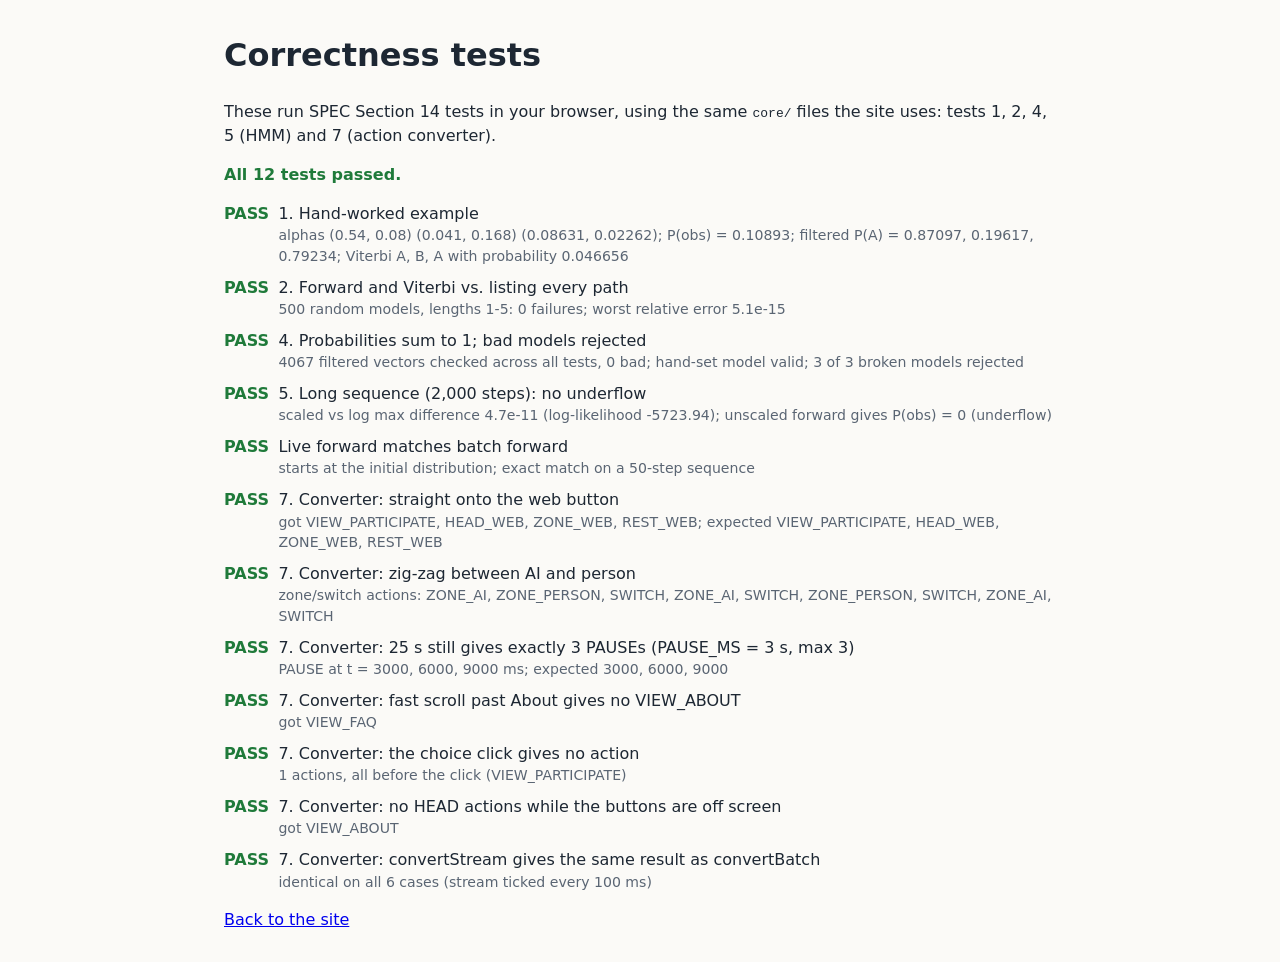
<file: tests.html>
<!doctype html>
<html lang="en">
<head>
  <meta charset="utf-8">
  <meta name="viewport" content="width=device-width, initial-scale=1">
  <title>HMM Tests</title>
  <style>
    body { font-family: system-ui, sans-serif; max-width: 52rem; margin: 2rem auto; padding: 0 1rem;
      color: #1d2733; background: #fbfaf7; line-height: 1.45; }
    li { margin: 0.6rem 0; list-style: none; }
    .tag { display: inline-block; width: 3.4rem; font-weight: 700; }
    .pass { color: #1f7a3a; } .fail { color: #b3261e; }
    .detail { color: #5a6573; font-size: 0.88rem; margin-left: 3.4rem; }
    #summary { font-weight: 700; }
    ul { padding: 0; }
  </style>
</head>
<body>
  <h1>Correctness tests</h1>
  <p>These run SPEC Section 14 tests in your browser, using the same <code>core/</code> files the
    site uses: tests 1, 2, 4, 5 (HMM) and 7 (action converter).</p>
  <p id="summary">Running…</p>
  <ul id="results"></ul>
  <p><a href="./">Back to the site</a></p>

  <script type="module">
    import { runHmmTests } from "./tests/hmm_tests.js";
    import { runConverterTests } from "./tests/converter_tests.js";

    const list = document.getElementById("results");
    const summary = document.getElementById("summary");
    try {
      const results = [...runHmmTests(), ...runConverterTests()];
      for (const r of results) {
        const li = document.createElement("li");
        li.innerHTML = `<span class="tag ${r.pass ? "pass" : "fail"}">${r.pass ? "PASS" : "FAIL"}</span>` +
          `${r.name}<div class="detail"></div>`;
        li.querySelector(".detail").textContent = r.detail;
        list.appendChild(li);
      }
      const failed = results.filter((r) => !r.pass).length;
      summary.textContent = failed === 0 ? `All ${results.length} tests passed.` : `${failed} of ${results.length} tests FAILED.`;
      summary.className = failed === 0 ? "pass" : "fail";
    } catch (err) {
      // A crash (e.g. a file failed to load) is shown as a failure, not a blank page.
      summary.textContent = "Tests crashed: " + err.message;
      summary.className = "fail";
    }
  </script>
</body>
</html>
</file>
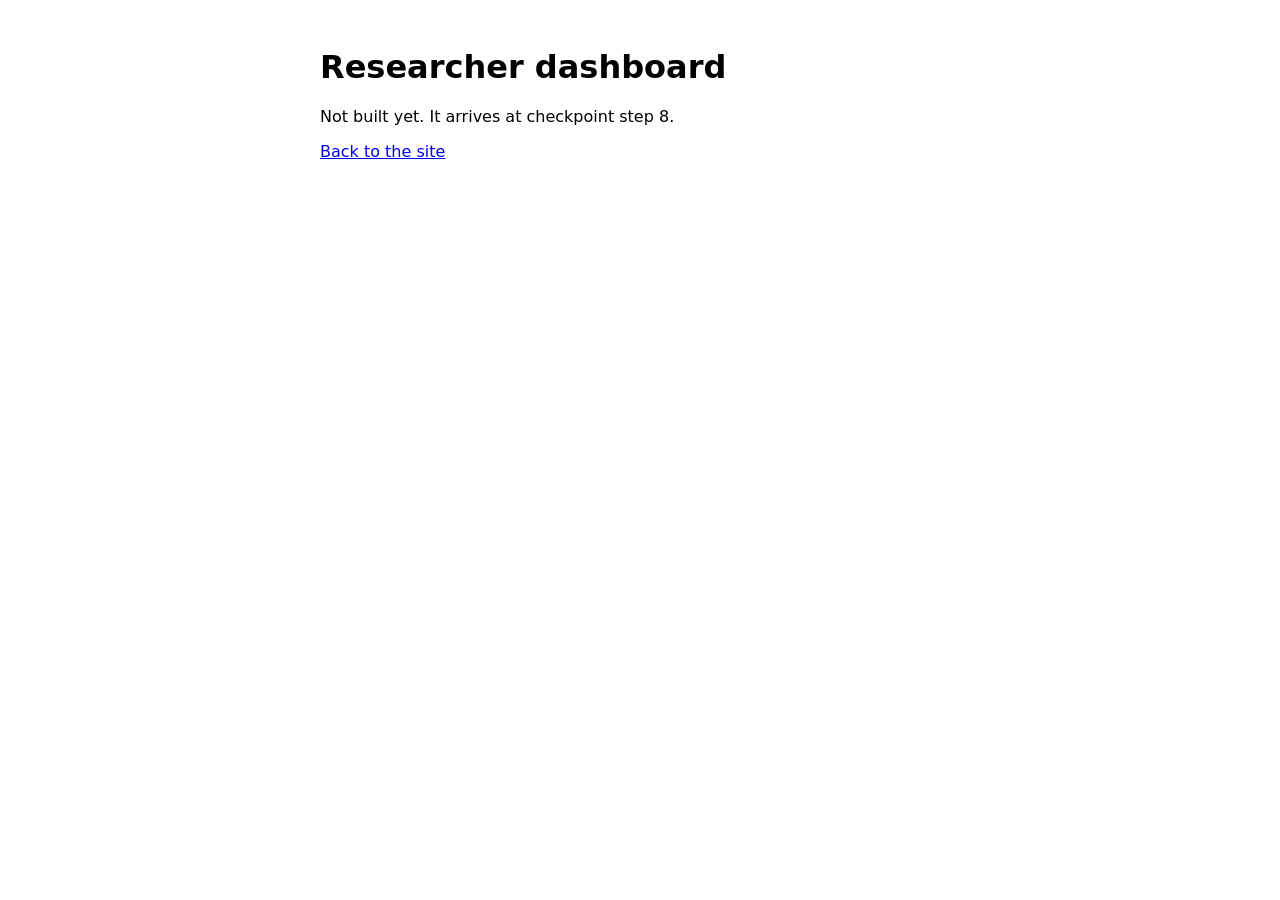
<file: dashboard/placeholder.html>
<!doctype html>
<html lang="en">
<head><meta charset="utf-8"><meta name="viewport" content="width=device-width, initial-scale=1">
<title>Researcher Dashboard</title></head>
<body style="font-family: system-ui, sans-serif; max-width: 40rem; margin: 3rem auto; padding: 0 1rem;">
<h1>Researcher dashboard</h1>
<p>Not built yet. It arrives at checkpoint step 8.</p>
<p><a href="../">Back to the site</a></p>
</body></html>
</file>
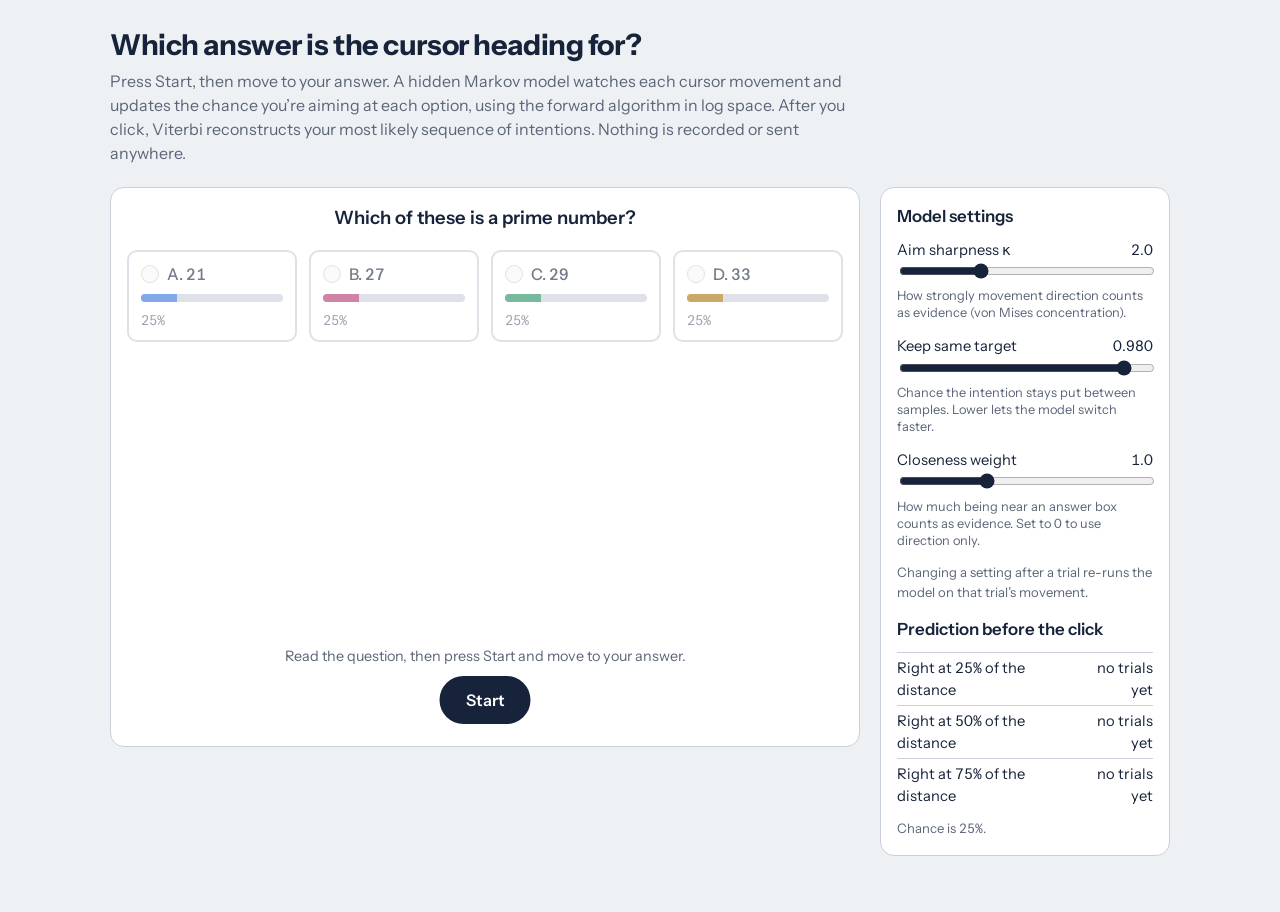
<file: reference/cursor_intent_demo.html>
<!doctype html>
<html lang="en">
<head>
<meta charset="utf-8">
<meta name="viewport" content="width=device-width, initial-scale=1, viewport-fit=cover">
<title>Cursor intent predictor</title>
<link rel="preconnect" href="https://fonts.googleapis.com">
<link rel="preconnect" href="https://fonts.gstatic.com" crossorigin>
<link href="https://fonts.googleapis.com/css2?family=Instrument+Sans:wght@400;500;600;700&display=swap" rel="stylesheet">
<style>
:root{
  --bg:#eef1f4;--surface:#ffffff;--ink:#17233a;--muted:#5b6578;--line:#c9d0da;
  --c0:#2f6fdb;--c1:#b4316b;--c2:#1f8a5b;--c3:#a86f05;
  color-scheme:light;box-sizing:border-box;
  padding-top:env(safe-area-inset-top,0px);padding-bottom:env(safe-area-inset-bottom,0px);
}
@media (prefers-color-scheme:dark){
  :root:not([data-theme="light"]){
    --bg:#0f1622;--surface:#18212f;--ink:#e6ebf2;--muted:#98a3b5;--line:#2f3a4c;
    --c0:#6fa0ff;--c1:#e07aa6;--c2:#4cc28b;--c3:#e0b14a;color-scheme:dark;
  }
}
:root[data-theme="dark"]{
  --bg:#0f1622;--surface:#18212f;--ink:#e6ebf2;--muted:#98a3b5;--line:#2f3a4c;
  --c0:#6fa0ff;--c1:#e07aa6;--c2:#4cc28b;--c3:#e0b14a;color-scheme:dark;
}
*,*::before,*::after{box-sizing:inherit}
html{scroll-padding-top:env(safe-area-inset-top,0px)}
body{margin:0;background:var(--bg);color:var(--ink);
  font-family:"Instrument Sans",system-ui,-apple-system,"Segoe UI",Roboto,sans-serif;
  line-height:1.5;font-variant-numeric:tabular-nums}
main{max-width:1100px;margin:0 auto;padding:28px 20px 56px}
h1{font-size:1.8rem;line-height:1.2;margin:0 0 6px;font-weight:700;letter-spacing:-.015em}
h2{font-size:1.05rem;margin:0 0 10px;font-weight:600}
.lede{color:var(--muted);margin:0 0 22px;max-width:68ch}
.layout{display:grid;grid-template-columns:minmax(0,1fr) 290px;gap:20px;align-items:start}
@media (max-width:880px){.layout{grid-template-columns:minmax(0,1fr)}}
.panel{background:var(--surface);border:1px solid var(--line);border-radius:14px;padding:16px}
.arena{position:relative;height:min(66vh,560px);min-height:440px;background:var(--surface);
  border:1px solid var(--line);border-radius:14px;overflow:hidden;user-select:none;-webkit-user-select:none}
#trail{position:absolute;inset:0;width:100%;height:100%;pointer-events:none}
.question{position:absolute;left:0;right:0;top:16px;text-align:center;font-weight:600;font-size:1.15rem;padding:0 16px}
.options{position:absolute;left:16px;right:16px;top:62px;display:grid;grid-template-columns:repeat(4,minmax(0,1fr));gap:12px}
.opt{--c:var(--c0);border:2px solid var(--line);border-radius:10px;padding:10px 12px;background:var(--surface);
  display:flex;flex-direction:column;gap:8px;cursor:pointer;transition:border-color .15s}
.opt:nth-child(2){--c:var(--c1)}.opt:nth-child(3){--c:var(--c2)}.opt:nth-child(4){--c:var(--c3)}
.opt .lab{display:flex;gap:8px;align-items:center;font-weight:500;overflow-wrap:anywhere}
.opt input{accent-color:var(--c);width:18px;height:18px;margin:0;flex:none}
.opt input:focus-visible{outline:2px solid var(--c);outline-offset:2px}
.bar{height:8px;background:var(--line);border-radius:4px;overflow:hidden}
.bar i{display:block;height:100%;width:25%;background:var(--c);transition:width .06s linear}
.pct{font-size:.85rem;color:var(--muted)}
.opt.lead{border-color:var(--c)}
.arena:not([data-state="tracking"]) .opt{cursor:default}
.arena[data-state="idle"] .opt{opacity:.6}
#start{position:absolute;left:50%;bottom:22px;transform:translateX(-50%);font:inherit;font-weight:600;
  padding:12px 26px;border-radius:999px;border:0;background:var(--ink);color:var(--surface);cursor:pointer}
#start:disabled{opacity:.35;cursor:default}
#start:focus-visible{outline:3px solid var(--c0);outline-offset:3px}
.hint{position:absolute;left:0;right:0;bottom:78px;text-align:center;color:var(--muted);font-size:.9rem;padding:0 16px}
label.ctl{display:block;margin:0 0 14px;font-size:.92rem}
label.ctl span{display:flex;justify-content:space-between}
label.ctl small{display:block;color:var(--muted);font-size:.8rem;line-height:1.35;margin-top:2px}
input[type=range]{width:100%;accent-color:var(--ink)}
.tally{border-collapse:collapse;width:100%;font-size:.92rem}
.tally td{padding:4px 0;border-top:1px solid var(--line)}
.tally td:last-child{text-align:right}
.results{margin-top:20px}
.chartwrap{overflow-x:auto}
#chart{display:block;width:100%;height:220px}
.story{margin:10px 0 0;color:var(--ink)}
.checks{display:grid;grid-template-columns:repeat(3,minmax(0,1fr));gap:10px;margin-top:12px}
@media (max-width:560px){.checks{grid-template-columns:minmax(0,1fr)}}
.check{border:1px solid var(--line);border-radius:10px;padding:10px}
.check b{display:block;font-size:.85rem;color:var(--muted);font-weight:500}
.ok{color:var(--c2)}.no{color:var(--c1)}
.touch{display:none;background:var(--surface);border:1px solid var(--line);border-radius:10px;padding:10px 14px;margin-bottom:14px}
.muted{color:var(--muted)}
@media (prefers-reduced-motion:reduce){.bar i,.opt{transition:none}}
</style>
</head>
<body>
<main>
  <h1>Which answer is the cursor heading for?</h1>
  <p class="lede">Press Start, then move to your answer. A hidden Markov model watches each cursor movement and updates the chance you’re aiming at each option, using the forward algorithm in log space. After you click, Viterbi reconstructs your most likely sequence of intentions. Nothing is recorded or sent anywhere.</p>
  <p class="touch" id="touch">This needs a mouse or trackpad: a touchscreen has no cursor movement before the tap.</p>

  <div class="layout">
    <div>
      <div class="arena" id="arena" data-state="idle">
        <canvas id="trail"></canvas>
        <div class="question" id="qtext"></div>
        <div class="options" id="options"></div>
        <div class="hint" id="hint">Read the question, then press Start and move to your answer.</div>
        <button id="start" type="button">Start</button>
      </div>
    </div>

    <aside class="panel">
      <h2>Model settings</h2>
      <label class="ctl"><span>Aim sharpness κ <output id="kapv"></output></span>
        <input id="kap" type="range" min="0.2" max="6" step="0.1" value="2">
        <small>How strongly movement direction counts as evidence (von Mises concentration).</small></label>
      <label class="ctl"><span>Keep same target <output id="stayv"></output></span>
        <input id="stay" type="range" min="0.80" max="0.999" step="0.001" value="0.98">
        <small>Chance the intention stays put between samples. Lower lets the model switch faster.</small></label>
      <label class="ctl"><span>Closeness weight <output id="clov"></output></span>
        <input id="clo" type="range" min="0" max="3" step="0.1" value="1">
        <small>How much being near an answer box counts as evidence. Set to 0 to use direction only.</small></label>
      <p class="muted" style="font-size:.82rem;margin:0 0 14px">Changing a setting after a trial re-runs the model on that trial’s movement.</p>
      <h2>Prediction before the click</h2>
      <table class="tally" id="tally"></table>
      <p class="muted" style="font-size:.82rem;margin:8px 0 0">Chance is 25%.</p>
    </aside>
  </div>

  <section class="panel results" id="results" hidden>
    <h2>How the probabilities evolved</h2>
    <div class="chartwrap"><canvas id="chart"></canvas></div>
    <p class="story" id="story"></p>
    <div class="checks" id="checks"></div>
  </section>
</main>

<script>
const QUESTIONS = [
  ["Which of these is a prime number?", ["21","27","29","33"]],
  ["Which planet is closest to the Sun?", ["Venus","Mercury","Earth","Mars"]],
  ["What is 7 × 8?", ["54","56","58","64"]],
  ["Which of these is a mammal?", ["Shark","Penguin","Dolphin","Octopus"]],
  ["Which algorithm finds the most likely hidden path?", ["Forward","Viterbi","Baum–Welch","Dijkstra"]],
  ["What is log(1)?", ["0","1","e","Undefined"]],
  ["Which would you rather have for lunch?", ["Pizza","Ramen","Salad","Tacos"]]
];
const K = 4, LETTERS = ["A","B","C","D"], CHECKS = [0.25, 0.5, 0.75];
const $ = id => document.getElementById(id);
const arena = $("arena"), trail = $("trail"), ctx = trail.getContext("2d");
const kap = $("kap"), stay = $("stay"), clo = $("clo");
let qi = 0, state = "idle", logA, cents = [], last = null, t0 = 0;
let cs = [], times = [], dists = [], segs = [], chosen = -1;
const tally = CHECKS.map(() => ({ok:0, n:0}));

const css = n => getComputedStyle(document.documentElement).getPropertyValue(n).trim();
const col = s => css("--c" + s);
const argmax = a => a.reduce((b, v, i) => v > a[b] ? i : b, 0);
const idxAt = f => { const tot = dists[dists.length - 1] || 0; const i = dists.findIndex(v => v >= f * tot); return i < 0 ? dists.length - 1 : i; };
function lse(a){ const m = Math.max(...a); if (m === -Infinity) return m;
  let s = 0; for (const x of a) s += Math.exp(x - m); return m + Math.log(s); }
function logT(){ const p = +stay.value; return [Math.log(p), Math.log((1 - p) / (K - 1))]; }
function emit(o, s){ return +kap.value * o.c[s] - +clo.value * o.d[s] / 150; }

function forwardStep(la, c){
  const [ls, lo] = logT(), k = +kap.value;
  const nxt = [];
  for (let s = 0; s < K; s++){
    const pred = lse(la.map((a, j) => a + (j === s ? ls : lo)));
    nxt.push(pred + emit(c, s));
  }
  const z = lse(nxt);
  return nxt.map(v => v - z);
}
function forwardAll(seq){
  let la = Array(K).fill(Math.log(1 / K)); const out = [];
  for (const c of seq){ la = forwardStep(la, c); out.push(la.map(Math.exp)); }
  return out;
}
function viterbi(seq){
  const [ls, lo] = logT(), k = +kap.value;
  let d = Array(K).fill(Math.log(1 / K)); const bp = [];
  for (const c of seq){
    const nd = [], b = [];
    for (let s = 0; s < K; s++){
      let best = -Infinity, bi = 0;
      for (let j = 0; j < K; j++){ const v = d[j] + (j === s ? ls : lo); if (v > best){ best = v; bi = j; } }
      nd.push(best + emit(c, s)); b.push(bi);
    }
    d = nd; bp.push(b);
  }
  const path = new Array(seq.length); let s = argmax(d);
  for (let t = seq.length - 1; t >= 0; t--){ path[t] = s; s = bp[t][s]; }
  return path;
}

function buildQuestion(){
  const [q, opts] = QUESTIONS[qi % QUESTIONS.length];
  $("qtext").textContent = q;
  $("options").innerHTML = opts.map((o, i) =>
    `<label class="opt"><span class="lab"><input type="radio" name="ans" value="${i}" disabled>${LETTERS[i]}. ${o}</span>
     <span class="bar"><i></i></span><span class="pct">25%</span></label>`).join("");
  document.querySelectorAll('#options input').forEach(inp =>
    inp.addEventListener("change", () => { if (state === "tracking") finish(+inp.value); }));
}
function setBars(p){
  const lead = argmax(p);
  document.querySelectorAll(".opt").forEach((el, i) => {
    el.querySelector(".bar i").style.width = (p[i] * 100).toFixed(1) + "%";
    el.querySelector(".pct").textContent = Math.round(p[i] * 100) + "%";
    el.classList.toggle("lead", state === "tracking" && p[lead] > 0.4 && i === lead);
  });
}
function sizeCanvas(){
  const r = arena.getBoundingClientRect(), dpr = window.devicePixelRatio || 1;
  trail.width = r.width * dpr; trail.height = r.height * dpr;
  ctx.setTransform(dpr, 0, 0, dpr, 0, 0);
  redrawTrail();
}
function redrawTrail(){
  ctx.clearRect(0, 0, trail.width, trail.height);
  ctx.lineWidth = 2.5; ctx.lineCap = "round";
  for (const sg of segs){ ctx.strokeStyle = col(sg.s); ctx.beginPath(); ctx.moveTo(...sg.a); ctx.lineTo(...sg.b); ctx.stroke(); }
}
function computeCenters(){
  const ar = arena.getBoundingClientRect();
  cents = [...document.querySelectorAll(".opt")].map(o => {
    const r = o.getBoundingClientRect();
    return [r.left - ar.left, r.top - ar.top, r.right - ar.left, r.bottom - ar.top];
  });
}

$("start").addEventListener("click", e => {
  if (state === "done"){ qi++; reset(); return; }
  state = "tracking"; arena.dataset.state = "tracking";
  document.querySelectorAll('#options input').forEach(i => i.disabled = false);
  $("start").disabled = true; $("hint").textContent = "";
  computeCenters();
  const ar = arena.getBoundingClientRect();
  last = e.clientX || e.clientY ? [e.clientX - ar.left, e.clientY - ar.top] : null;
  logA = Array(K).fill(Math.log(1 / K)); cs = []; times = []; dists = []; segs = [];
  t0 = performance.now(); redrawTrail(); setBars([.25,.25,.25,.25]);
});

arena.addEventListener("pointermove", e => {
  if (state !== "tracking" || e.pointerType === "touch") return;
  const ar = arena.getBoundingClientRect();
  const x = e.clientX - ar.left, y = e.clientY - ar.top;
  if (!last){ last = [x, y]; return; }
  const dx = x - last[0], dy = y - last[1], d = Math.hypot(dx, dy);
  if (d < 3) return;
  const c = { c: [], d: [] };
  for (const [l, t, r, b] of cents){
    let best = -1;
    for (const fx of [0, .25, .5, .75, 1]) for (const fy of [0, .5, 1]){
      const vx = l + fx * (r - l) - last[0], vy = t + fy * (b - t) - last[1], n = Math.hypot(vx, vy) || 1;
      best = Math.max(best, (dx * vx + dy * vy) / (d * n));
    }
    const nx = Math.max(l - x, 0, x - r), ny = Math.max(t - y, 0, y - b);
    c.c.push(best); c.d.push(Math.hypot(nx, ny));
  }
  logA = forwardStep(logA, c);
  cs.push(c); times.push(performance.now() - t0); dists.push((dists[dists.length - 1] || 0) + d);
  const p = logA.map(Math.exp), s = argmax(p);
  segs.push({a: last, b: [x, y], s});
  ctx.lineWidth = 2.5; ctx.lineCap = "round"; ctx.strokeStyle = col(s);
  ctx.beginPath(); ctx.moveTo(...last); ctx.lineTo(x, y); ctx.stroke();
  last = [x, y]; setBars(p);
});

function finish(i){
  chosen = i; state = "done"; arena.dataset.state = "done";
  document.querySelectorAll('#options input').forEach(inp => inp.disabled = true);
  $("start").disabled = false; $("start").textContent = "Next question";
  if (cs.length){
    const hist = forwardAll(cs);
    CHECKS.forEach((f, k) => {
      const p = hist[idxAt(f)];
      tally[k].n++; if (argmax(p) === i) tally[k].ok++;
    });
  }
  renderTally(); analyze();
}
function reset(){
  state = "idle"; arena.dataset.state = "idle"; chosen = -1; segs = [];
  $("start").textContent = "Start"; $("hint").textContent = "Read the question, then press Start and move to your answer.";
  buildQuestion(); redrawTrail(); setBars([.25,.25,.25,.25]);
}

function analyze(){
  const res = $("results");
  if (chosen < 0) return;
  res.hidden = false;
  if (!cs.length){
    $("story").textContent = "The cursor didn’t move between Start and the click, so there was nothing to predict from.";
    $("checks").innerHTML = ""; drawChart([], []); return;
  }
  const hist = forwardAll(cs), path = viterbi(cs);
  drawChart(hist, path);
  const runs = [];
  path.forEach((s, t) => {
    if (!runs.length || runs[runs.length - 1].s !== s) runs.push({s, start: t ? times[t - 1] : 0, end: times[t]});
    else runs[runs.length - 1].end = times[t];
  });
  const words = runs.map(r => `${LETTERS[r.s]} for ${((r.end - r.start) / 1000).toFixed(2)} s`);
  $("story").innerHTML = `<strong>Viterbi’s reading:</strong> aimed at ${words.join(", then ")}. You clicked ${LETTERS[chosen]}.`;
  $("checks").innerHTML = CHECKS.map(f => {
    const p = hist[idxAt(f)], s = argmax(p), ok = s === chosen;
    return `<div class="check"><b>${f * 100}% of the distance</b>Predicted ${LETTERS[s]} (${Math.round(p[s] * 100)}%)
      <span class="${ok ? "ok" : "no"}">${ok ? "✓ right" : "✗ wrong"}</span></div>`;
  }).join("");
}

function drawChart(hist, path){
  const cv = $("chart"), dpr = window.devicePixelRatio || 1, w = cv.clientWidth, h = cv.clientHeight;
  cv.width = w * dpr; cv.height = h * dpr;
  const g = cv.getContext("2d"); g.setTransform(dpr, 0, 0, dpr, 0, 0); g.clearRect(0, 0, w, h);
  const L = 40, R = 10, T = 8, stripH = 14, B = 46, ph = h - T - B - stripH - 8;
  g.font = "12px Instrument Sans, system-ui, sans-serif"; g.fillStyle = css("--muted"); g.strokeStyle = css("--line");
  [0, .25, .5, .75, 1].forEach(v => {
    const y = T + ph * (1 - v);
    g.beginPath(); g.moveTo(L, y); g.lineTo(w - R, y); g.stroke();
    g.fillText(Math.round(v * 100) + "%", 4, y + 4);
  });
  if (!hist.length) return;
  const tmax = times[times.length - 1] || 1, X = t => L + (w - L - R) * t / tmax;
  g.setLineDash([4, 4]);
  CHECKS.forEach(f => { const t = times[idxAt(f)]; g.beginPath(); g.moveTo(X(t), T); g.lineTo(X(t), T + ph); g.stroke(); });
  g.setLineDash([]); g.lineWidth = 2;
  for (let s = 0; s < K; s++){
    g.strokeStyle = col(s); g.beginPath();
    hist.forEach((p, t) => { const x = X(times[t]), y = T + ph * (1 - p[s]); t ? g.lineTo(x, y) : g.moveTo(x, y); });
    g.stroke();
  }
  const sy = T + ph + 8;
  path.forEach((s, t) => { const x0 = X(t ? times[t - 1] : 0), x1 = X(times[t]); g.fillStyle = col(s); g.fillRect(x0, sy, Math.max(1, x1 - x0), stripH); });
  g.fillStyle = css("--muted");
  g.fillText("Viterbi path", L, sy + stripH + 14);
  g.fillText((tmax / 1000).toFixed(2) + " s", w - R - 40, sy + stripH + 14);
  for (let s = 0; s < K; s++){ const x = L + 110 + s * 46; g.fillStyle = col(s); g.fillRect(x, sy + stripH + 5, 10, 10); g.fillStyle = css("--ink"); g.fillText(LETTERS[s], x + 14, sy + stripH + 14); }
}

function renderTally(){
  $("tally").innerHTML = CHECKS.map((f, k) =>
    `<tr><td>Right at ${f * 100}% of the distance</td><td>${tally[k].n ? `${tally[k].ok} of ${tally[k].n} (${Math.round(100 * tally[k].ok / tally[k].n)}%)` : "no trials yet"}</td></tr>`).join("");
}
function syncLabels(){ $("kapv").textContent = (+kap.value).toFixed(1); $("stayv").textContent = (+stay.value).toFixed(3); $("clov").textContent = (+clo.value).toFixed(1); }
[kap, stay, clo].forEach(el => el.addEventListener("input", () => { syncLabels(); if (state === "done") analyze(); }));

if (matchMedia("(pointer:coarse)").matches && !matchMedia("(any-pointer:fine)").matches) $("touch").style.display = "block";
window.addEventListener("resize", () => { sizeCanvas(); if (state === "done") analyze(); });
matchMedia("(prefers-color-scheme: dark)").addEventListener?.("change", () => { redrawTrail(); if (state === "done") analyze(); });
syncLabels(); buildQuestion(); renderTally(); sizeCanvas();
</script>
</body>
</html>
</file>
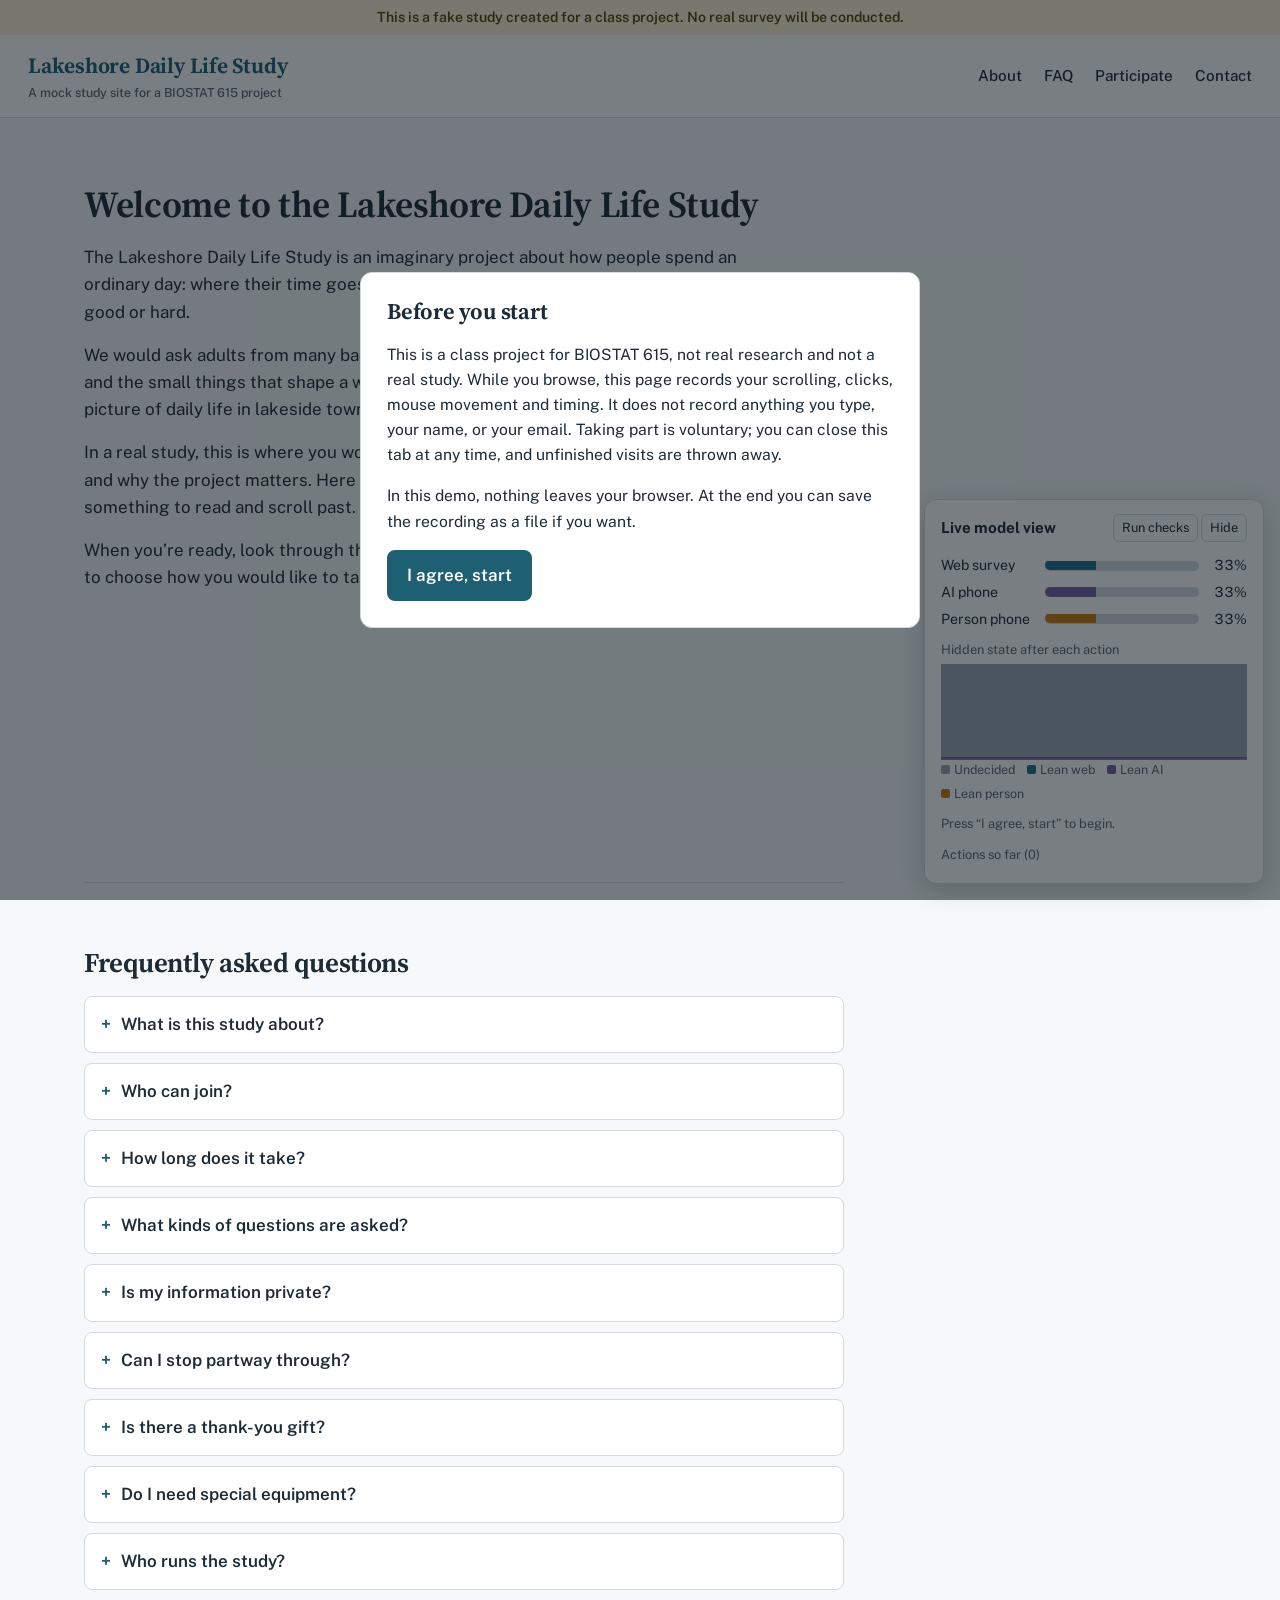
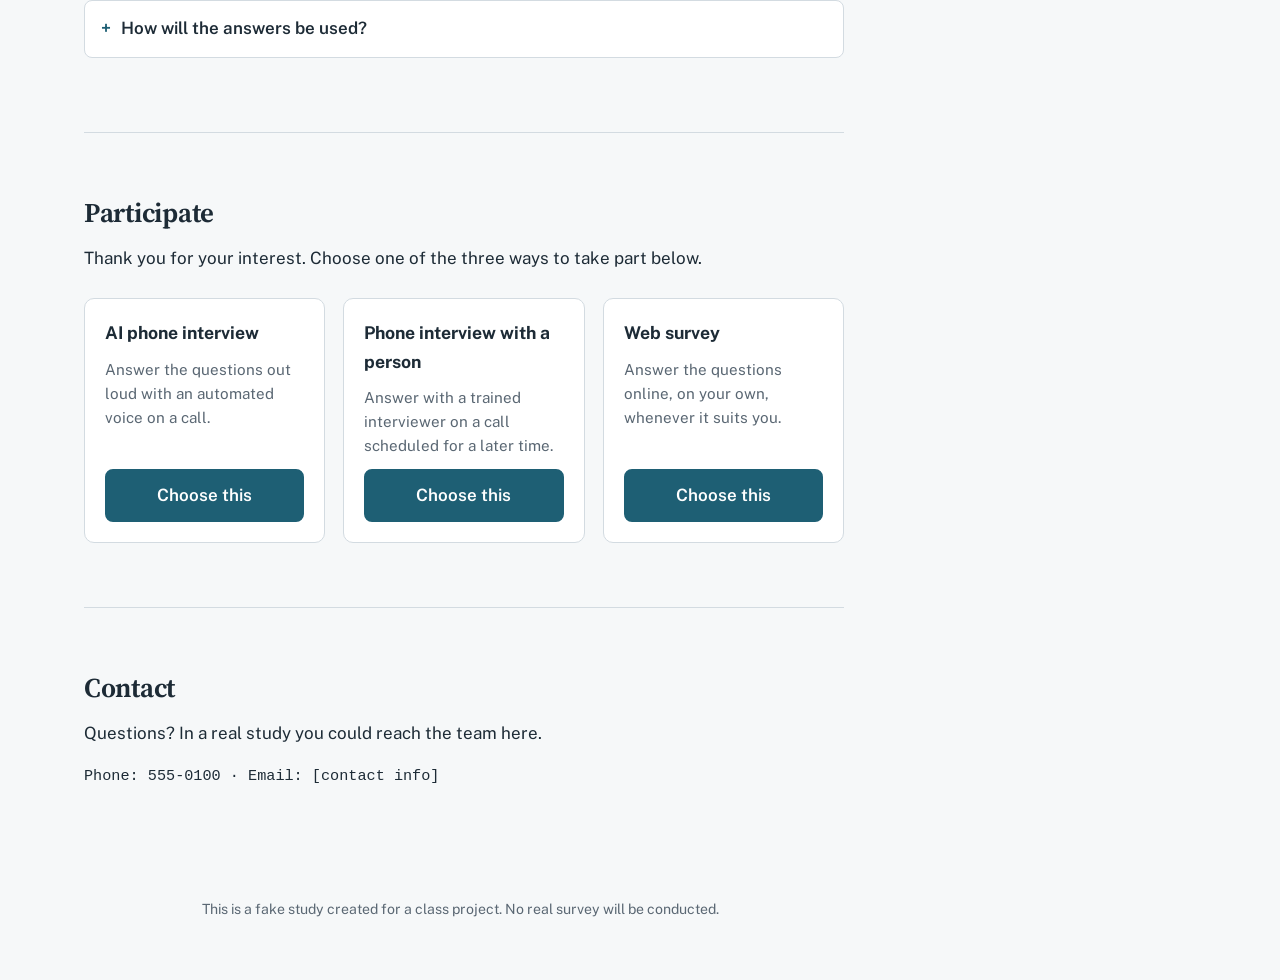
<file: reference/proof_of_concept.html>
<!doctype html>
<html lang="en">
<head>
<meta charset="utf-8">
<meta name="viewport" content="width=device-width, initial-scale=1, viewport-fit=cover">
<title>Lakeshore Daily Life Study (mock) · survey-mode predictor demo</title>
<link rel="preconnect" href="https://fonts.googleapis.com">
<link rel="preconnect" href="https://fonts.gstatic.com" crossorigin>
<link href="https://fonts.googleapis.com/css2?family=Public+Sans:wght@400;500;600;700&family=Source+Serif+4:opsz,wght@8..60,500;8..60,650&display=swap" rel="stylesheet">
<style>
:root{
  --bg:#f6f8f9;--surface:#ffffff;--ink:#1d2b36;--muted:#5a6773;--line:#d3dbe1;
  --lake:#1e5f74;--banner:#fff3d6;--banner-ink:#5c4300;
  --s0:#9aa5b1;--s1:#1e6f8c;--s2:#7b5ea7;--s3:#c97d10;
  color-scheme:light;box-sizing:border-box;
  padding-top:env(safe-area-inset-top,0px);padding-bottom:env(safe-area-inset-bottom,0px);
}
@media (prefers-color-scheme:dark){:root:not([data-theme="light"]){
  --bg:#10181f;--surface:#18232c;--ink:#e4eaef;--muted:#9eabb6;--line:#2c3a46;
  --lake:#6cb4cc;--banner:#3a2f12;--banner-ink:#f3dc9c;
  --s0:#7f8b97;--s1:#5fb0d0;--s2:#ad91dc;--s3:#e9a742;color-scheme:dark}}
:root[data-theme="dark"]{
  --bg:#10181f;--surface:#18232c;--ink:#e4eaef;--muted:#9eabb6;--line:#2c3a46;
  --lake:#6cb4cc;--banner:#3a2f12;--banner-ink:#f3dc9c;
  --s0:#7f8b97;--s1:#5fb0d0;--s2:#ad91dc;--s3:#e9a742;color-scheme:dark}
*,*::before,*::after{box-sizing:inherit}
html{scroll-padding-top:calc(env(safe-area-inset-top,0px) + 110px);scroll-behavior:smooth}
@media (prefers-reduced-motion:reduce){html{scroll-behavior:auto}}
body{margin:0;background:var(--bg);color:var(--ink);font-family:"Public Sans",system-ui,-apple-system,"Segoe UI",sans-serif;line-height:1.6;font-size:17px}
body::before{content:"";position:fixed;inset:0 0 auto;height:env(safe-area-inset-top,0px);z-index:60;background:var(--banner)}
.top{position:sticky;top:env(safe-area-inset-top,0px);z-index:50}
.banner{background:var(--banner);color:var(--banner-ink);text-align:center;font-size:.88rem;font-weight:600;padding:6px 12px}
header.site{background:var(--surface);border-bottom:1px solid var(--line)}
.hwrap{display:flex;align-items:center;justify-content:space-between;gap:20px;padding:14px 28px;flex-wrap:wrap}
.word{font-family:"Source Serif 4",Georgia,serif;font-weight:650;font-size:1.35rem;color:var(--lake);letter-spacing:-.01em}
.word small{display:block;font-family:"Public Sans",system-ui,sans-serif;font-weight:500;font-size:.78rem;color:var(--muted);letter-spacing:0}
nav a{color:var(--ink);text-decoration:none;margin-left:22px;font-weight:500;font-size:.95rem}
nav a:hover{color:var(--lake);text-decoration:underline}
main{padding:0 28px}
section.sec{max-width:760px;margin:0 auto;padding:64px 0;border-bottom:1px solid var(--line)}
section.sec:last-of-type{border-bottom:0}
h1,h2{font-family:"Source Serif 4",Georgia,serif;font-weight:650;line-height:1.2;letter-spacing:-.01em}
h1{font-size:2.3rem;margin:0 0 18px}
h2{font-size:1.7rem;margin:0 0 16px}
p{margin:0 0 16px;max-width:66ch}
#about{min-height:85vh}
details{border:1px solid var(--line);background:var(--surface);border-radius:8px;margin:0 0 10px}
summary{cursor:pointer;padding:14px 16px;font-weight:600;list-style:none}
summary::-webkit-details-marker{display:none}
summary::before{content:"+";display:inline-block;width:1.2em;color:var(--lake);font-weight:700}
details[open] summary::before{content:"−"}
details p{padding:0 16px 4px 2.2em;color:var(--muted)}
.cards{display:grid;grid-template-columns:repeat(3,minmax(0,1fr));gap:18px;margin-top:26px}
.card{background:var(--surface);border:1px solid var(--line);border-radius:10px;padding:20px;display:flex;flex-direction:column;gap:10px}
.card h3{margin:0;font-size:1.1rem}
.card p{color:var(--muted);font-size:.95rem;margin:0;flex:1}
.card button{font:inherit;font-weight:600;padding:11px 14px;border-radius:8px;border:2px solid var(--lake);background:var(--lake);color:var(--surface);cursor:pointer}
.card button:focus-visible,summary:focus-visible,nav a:focus-visible{outline:3px solid var(--s3);outline-offset:2px}
footer{text-align:center;color:var(--muted);font-size:.88rem;padding:30px 20px 60px}
.fake{font-family:ui-monospace,Menlo,monospace;font-size:.95rem}

/* consent + overlays */
.overlay{position:fixed;inset:0;background:rgba(10,20,28,.55);z-index:100;display:flex;align-items:center;justify-content:center;padding:20px}
.overlay[hidden]{display:none}
.dialog{background:var(--surface);color:var(--ink);max-width:560px;border-radius:12px;padding:26px;border:1px solid var(--line)}
.dialog h2{font-size:1.4rem}
.dialog p{color:var(--ink);font-size:.98rem}
.btn{font:inherit;font-weight:600;padding:10px 18px;border-radius:8px;border:2px solid var(--lake);background:var(--lake);color:var(--surface);cursor:pointer}
.btn.ghost{background:transparent;color:var(--lake)}
.btn:focus-visible{outline:3px solid var(--s3);outline-offset:2px}
.row{display:flex;gap:10px;flex-wrap:wrap;margin-top:14px}

/* live panel */
#panel{position:fixed;right:16px;bottom:calc(16px + env(safe-area-inset-bottom,0px));width:340px;max-height:calc(100vh - 140px);overflow:auto;z-index:80;
  background:var(--surface);border:1px solid var(--line);border-radius:12px;padding:14px 16px;font-size:.88rem;box-shadow:0 6px 24px rgba(0,0,0,.18)}
#panel.min .pbody{display:none}
#panel h4{margin:0;font-size:.95rem}
.phead{display:flex;justify-content:space-between;align-items:center;gap:8px}
.phead button{font:inherit;font-size:.8rem;background:none;border:1px solid var(--line);color:var(--ink);border-radius:6px;padding:3px 8px;cursor:pointer}
.guess{margin:12px 0 6px}
.grow{display:grid;grid-template-columns:96px 1fr 40px;align-items:center;gap:8px;margin:4px 0}
.gbar{height:10px;background:var(--line);border-radius:5px;overflow:hidden}
.gbar i{display:block;height:100%;width:33%;transition:width .2s}
.gp{text-align:right;font-variant-numeric:tabular-nums}
.sub{color:var(--muted);font-size:.8rem;margin:10px 0 4px}
#chart{width:100%;height:96px;display:block}
.legend{display:flex;flex-wrap:wrap;gap:4px 12px;font-size:.78rem;color:var(--muted)}
.legend span::before{content:"";display:inline-block;width:9px;height:9px;border-radius:2px;margin-right:4px;background:var(--c)}
.acts{list-style:none;margin:4px 0 0;padding:0;font-family:ui-monospace,Menlo,monospace;font-size:.78rem;max-height:150px;overflow:auto}
.acts li{display:flex;justify-content:space-between;border-top:1px solid var(--line);padding:3px 0}
.acts li span:last-child{color:var(--muted)}
.result{margin-top:10px;padding:10px;border:1px solid var(--line);border-radius:8px}
.tests{list-style:none;padding:0;margin:10px 0 0;font-size:.92rem}
.tests li{padding:6px 0;border-top:1px solid var(--line)}
.pass{color:var(--s1);font-weight:700}.fail{color:#c0392b;font-weight:700}
@media (min-width:1220px){body.panel-open main,body.panel-open footer{padding-right:380px}}
@media (max-width:760px){.cards{grid-template-columns:minmax(0,1fr)}nav a{margin-left:12px}}
</style>
</head>
<body class="panel-open">
<div class="top">
  <div class="banner">This is a fake study created for a class project. No real survey will be conducted.</div>
  <header class="site"><div class="hwrap">
    <div class="word">Lakeshore Daily Life Study<small>A mock study site for a BIOSTAT 615 project</small></div>
    <nav><a href="#about">About</a><a href="#faq">FAQ</a><a href="#participate">Participate</a><a href="#contact">Contact</a></nav>
  </div></header>
</div>

<main>
  <section class="sec" id="about">
    <h1>Welcome to the Lakeshore Daily Life Study</h1>
    <p>The Lakeshore Daily Life Study is an imaginary project about how people spend an ordinary day: where their time goes, who they talk to, and what makes a day feel good or hard.</p>
    <p>We would ask adults from many backgrounds about routines, sleep, work, family, and the small things that shape a week. Every answer would help build a fuller picture of daily life in lakeside towns.</p>
    <p>In a real study, this is where you would read about the research team, the funding, and why the project matters. Here it is placeholder text, so the page has something to read and scroll past.</p>
    <p>When you’re ready, look through the questions below or go straight to Participate to choose how you would like to take part.</p>
  </section>

  <section class="sec" id="faq">
    <h2>Frequently asked questions</h2>
    <details id="faq-01"><summary>What is this study about?</summary><p>Everyday routines and wellbeing. In this mock site, nothing is actually collected about you.</p></details>
    <details id="faq-02"><summary>Who can join?</summary><p>In the pretend version, any adult living near the lakeshore region.</p></details>
    <details id="faq-03"><summary>How long does it take?</summary><p>About 25 minutes, if it were real.</p></details>
    <details id="faq-04"><summary>What kinds of questions are asked?</summary><p>Questions about sleep, social contact, work, free time, and mood.</p></details>
    <details id="faq-05"><summary>Is my information private?</summary><p>A real study would explain its privacy protections here. This page records only browsing actions, never anything you type.</p></details>
    <details id="faq-06"><summary>Can I stop partway through?</summary><p>Yes. You could stop at any time without giving a reason.</p></details>
    <details id="faq-07"><summary>Is there a thank-you gift?</summary><p>[Placeholder: thank-you gift details.]</p></details>
    <details id="faq-08"><summary>Do I need special equipment?</summary><p>No special equipment would be needed.</p></details>
    <details id="faq-09"><summary>Who runs the study?</summary><p>[Placeholder: research team.] This is a class project, not real research.</p></details>
    <details id="faq-10"><summary>How will the answers be used?</summary><p>Answers would be studied as a group to look for patterns.</p></details>
  </section>

  <section class="sec" id="participate">
    <h2>Participate</h2>
    <p>Thank you for your interest. Choose one of the three ways to take part below.</p>
    <div class="cards" id="cards"></div>
  </section>

  <section class="sec" id="contact">
    <h2>Contact</h2>
    <p>Questions? In a real study you could reach the team here.</p>
    <p class="fake">Phone: 555-0100 · Email: [contact info]</p>
  </section>
</main>
<footer>This is a fake study created for a class project. No real survey will be conducted.</footer>

<!-- consent -->
<div class="overlay" id="consent">
  <div class="dialog" role="dialog" aria-modal="true" aria-labelledby="ctitle">
    <h2 id="ctitle">Before you start</h2>
    <p>This is a class project for BIOSTAT 615, not real research and not a real study. While you browse, this page records your scrolling, clicks, mouse movement and timing. It does not record anything you type, your name, or your email. Taking part is voluntary; you can close this tab at any time, and unfinished visits are thrown away.</p>
    <p>In this demo, nothing leaves your browser. At the end you can save the recording as a file if you want.</p>
    <p id="sizewarn" class="muted" hidden style="color:var(--muted)">This works best in a window at least 1024 × 650. Yours is smaller, so the page may feel cramped.</p>
    <div class="row"><button class="btn" id="agree" type="button">I agree, start</button></div>
  </div>
</div>
<div class="overlay" id="nofine" hidden>
  <div class="dialog"><h2>Please use a laptop or desktop</h2><p>This demo watches mouse movement, so it needs a mouse or trackpad. Nothing has been recorded.</p></div>
</div>
<div class="overlay" id="thanks" hidden>
  <div class="dialog">
    <h2>Thanks!</h2>
    <p>This is a class project, so no survey will follow. The panel shows what the model saw, including its hindsight reading of your visit.</p>
    <div class="row">
      <button class="btn" id="closeThanks" type="button">See the model’s reading</button>
      <button class="btn ghost" id="dl" type="button" hidden>Download my recording</button>
      <button class="btn ghost" id="again" type="button">Start a new visit</button>
    </div>
    <p id="dlmsg" style="color:var(--muted);font-size:.88rem;margin-top:10px"></p>
  </div>
</div>
<div class="overlay" id="testsDlg" hidden>
  <div class="dialog">
    <h2>Correctness checks</h2>
    <p style="color:var(--muted)">These run in your browser right now (SPEC tests 1, 2, 4 and 5).</p>
    <ul class="tests" id="testList"></ul>
    <div class="row"><button class="btn" id="closeTests" type="button">Close</button></div>
  </div>
</div>

<!-- live panel -->
<aside id="panel" aria-label="Live model view">
  <div class="phead"><h4>Live model view</h4>
    <span><button id="runTests" type="button">Run checks</button> <button id="minBtn" type="button">Hide</button></span></div>
  <div class="pbody">
    <div class="guess" id="guess"></div>
    <div class="sub">Hidden state after each action</div>
    <svg id="chart" viewBox="0 0 300 96" preserveAspectRatio="none"></svg>
    <div class="legend">
      <span style="--c:var(--s0)">Undecided</span><span style="--c:var(--s1)">Lean web</span>
      <span style="--c:var(--s2)">Lean AI</span><span style="--c:var(--s3)">Lean person</span></div>
    <div id="result"></div>
    <div class="sub">Actions so far (<span id="nacts">0</span>)</div>
    <ul class="acts" id="acts"></ul>
  </div>
</aside>

<script>
/* ===================== CONFIG (SPEC section 13) ===================== */
const CFG = { SECTION_DWELL_MS:2000, PAUSE_MS:10000, PAUSE_MAX_REPEAT:3, PAUSE_MOVE_PX:5,
  ZONE_PX:150, ZONE_EXIT_PX:170, REST_MS:500, HEAD_THRESHOLD:0.6, HEAD_SUSTAIN_MS:500,
  MOUSE_HZ:10, SCROLL_HZ:10, BASE_CHOICE:[1/3,1/3,1/3], RANDOMIZE_CARD_ORDER:true,
  INTENT_TAU:150, INTENT_KAPPA:2, SCHEMA_VERSION:1, PROJECT_CODE:"BIOSTAT615-POC" };

const SYM = ["VIEW_ABOUT","VIEW_FAQ","VIEW_PARTICIPATE","VIEW_CONTACT","OPEN_FAQ","PAUSE",
  "HEAD_WEB","HEAD_AI","HEAD_PERSON","ZONE_WEB","ZONE_AI","ZONE_PERSON",
  "REST_WEB","REST_AI","REST_PERSON","SWITCH"];
const S = Object.fromEntries(SYM.map((s,i)=>[s,i]));
const OPTS = ["web","ai","person"];
const OPT_LABEL = {web:"Web survey", ai:"AI phone", person:"Person phone"};
const SECS = ["about","faq","participate","contact"];

/* ===================== HMM (SPEC section 7) ===================== */
function handsetModel(){
  const init = [0.97,0.01,0.01,0.01];
  const A = [[0.85,0.05,0.05,0.05]];
  for (let i=1;i<4;i++){ const r=[0.04,0.03,0.03,0.03]; r[i]=0.90; A.push(r); }
  const U = [.14,.14,.12,.08,.14,.12, .03,.03,.03, .04,.04,.04, .01,.01,.01, .02];
  const B = [U];
  for (let x=0;x<3;x++){
    const r=[.03,.03,.05,.03,.04,.06];
    for (let k=0;k<3;k++) r.push(k===x?.14:.03);   // HEAD_*
    for (let k=0;k<3;k++) r.push(k===x?.16:.04);   // ZONE_*
    for (let k=0;k<3;k++) r.push(k===x?.18:.02);   // REST_*
    r.push(.10);                                   // SWITCH
    B.push(r);
  }
  return {init, A, B};
}
function validateModel(m){
  const sum = a => a.reduce((s,v)=>s+v,0), ok = r => Math.abs(sum(r)-1)<1e-9 && r.every(v=>v>0);
  if (!ok(m.init) || !m.A.every(ok) || !m.B.every(ok)) throw new Error("Invalid model: a row does not sum to 1 or has a zero");
  return true;
}
const lse = a => { const mx=Math.max(...a); if(mx===-Infinity) return mx; let s=0; for(const v of a) s+=Math.exp(v-mx); return mx+Math.log(s); };

// Forward with rescaling at every step: returns filtered probabilities and log-likelihood.
function forwardScaled(m, obs){
  const n=m.init.length, filt=[]; let ll=0, prev=null;
  for (let t=0;t<obs.length;t++){
    const a=new Array(n);
    for (let s=0;s<n;s++){
      let pred = t===0 ? m.init[s] : 0;
      if (t>0) for (let j=0;j<n;j++) pred += prev[j]*m.A[j][s];
      a[s] = pred*m.B[s][obs[t]];
    }
    const c=a.reduce((x,y)=>x+y,0); ll+=Math.log(c);
    prev=a.map(v=>v/c); filt.push(prev);
  }
  return {filt, logLik:ll};
}
// Same algorithm in log space (cross-check).
function forwardLog(m, obs){
  const n=m.init.length, filt=[]; let la=null;
  for (let t=0;t<obs.length;t++){
    const nx=new Array(n);
    for (let s=0;s<n;s++){
      const pred = t===0 ? Math.log(m.init[s]) : lse(la.map((v,j)=>v+Math.log(m.A[j][s])));
      nx[s]=pred+Math.log(m.B[s][obs[t]]);
    }
    la=nx; const z=lse(la); filt.push(la.map(v=>Math.exp(v-z)));
  }
  return {filt, logLik: la ? lse(la) : 0};
}
// Viterbi in log space; ties go to the lower state index.
function viterbi(m, obs){
  const n=m.init.length; if(!obs.length) return {path:[], logProb:0};
  let d=m.init.map((p,s)=>Math.log(p)+Math.log(m.B[s][obs[0]])); const bp=[];
  for (let t=1;t<obs.length;t++){
    const nd=[], b=[];
    for (let s=0;s<n;s++){
      let best=-Infinity, bi=0;
      for (let j=0;j<n;j++){ const v=d[j]+Math.log(m.A[j][s]); if(v>best){best=v;bi=j;} }
      nd.push(best+Math.log(m.B[s][obs[t]])); b.push(bi);
    }
    d=nd; bp.push(b);
  }
  let s=0; for (let i=1;i<n;i++) if (d[i]>d[s]) s=i;
  const path=[s]; for (let t=bp.length-1;t>=0;t--){ s=bp[t][s]; path.unshift(s); }
  return {path, logProb:Math.max(...d)};
}
// List every path (tests only, short sequences).
function bruteForce(m, obs){
  const n=m.init.length, T=obs.length; let total=0, best=-1, bestPath=null; const lastMarg=new Array(n).fill(0);
  const path=new Array(T);
  (function rec(t,p){
    if (t===T){ total+=p; lastMarg[path[T-1]]+=p; if(p>best){best=p;bestPath=path.slice();} return; }
    for (let s=0;s<n;s++){
      path[t]=s;
      const q = t===0 ? m.init[s] : m.A[path[t-1]][s];
      rec(t+1, p*q*m.B[s][obs[t]]);
    }
  })(0,1);
  return {total, best, bestPath, lastFilt:lastMarg.map(v=>v/total)};
}
// Incremental forward for live use; matches forwardScaled step by step.
function createLiveForward(m){
  let prev=null;
  return { step(o){
    const n=m.init.length, a=new Array(n);
    for (let s=0;s<n;s++){
      let pred = prev ? 0 : m.init[s];
      if (prev) for (let j=0;j<n;j++) pred += prev[j]*m.A[j][s];
      a[s]=pred*m.B[s][o];
    }
    const c=a.reduce((x,y)=>x+y,0); prev=a.map(v=>v/c); return prev;
  }};
}
const choiceGuess = f => OPTS.map((_,k)=> f[k+1] + f[0]*CFG.BASE_CHOICE[k]);

/* ===================== Site setup ===================== */
const $ = id => document.getElementById(id);
const MODEL = handsetModel(); validateModel(MODEL);
const CARD_TEXT = {
  web:{t:"Web survey", d:"Answer the questions online, on your own, whenever it suits you."},
  ai:{t:"AI phone interview", d:"Answer the questions out loud with an automated voice on a call."},
  person:{t:"Phone interview with a person", d:"Answer with a trained interviewer on a call scheduled for a later time."}
};
let cardOrder = OPTS.slice();
if (CFG.RANDOMIZE_CARD_ORDER) for (let i=cardOrder.length-1;i>0;i--){ const j=Math.floor(Math.random()*(i+1)); [cardOrder[i],cardOrder[j]]=[cardOrder[j],cardOrder[i]]; }
$("cards").innerHTML = cardOrder.map(o=>`<div class="card" id="card-${o}"><h3>${CARD_TEXT[o].t}</h3><p>${CARD_TEXT[o].d}</p><button type="button" id="opt-${o}" data-opt="${o}">Choose this</button></div>`).join("");
const btnRect = k => $("opt-"+OPTS[k]).getBoundingClientRect();
const rectDist = (x,y,r) => Math.hypot(Math.max(r.left-x,0,x-r.right), Math.max(r.top-y,0,y-r.bottom));

/* ===================== Recorder + streaming converter ===================== */
let recording=false, t0=0, raw=[], acts=[], live=createLiveForward(MODEL), filtHist=[MODEL.init.slice()];
const meta = { visit_id:(crypto.randomUUID?crypto.randomUUID():String(Math.random()).slice(2)),
  schema_version:CFG.SCHEMA_VERSION, project_code:CFG.PROJECT_CODE, mode:"demo",
  pid:new URLSearchParams(location.search).get("pid"), persona_id:null, card_order:cardOrder,
  user_agent:navigator.userAgent, started_at:null };
const now = () => performance.now()-t0;
let ptr=null;                       // latest pointer position (client coords)
let lastMouseLog=-1e9, lastScrollLog=-1e9;
// converter state
let dom=null, domSince=0, domDone=false;
let lastActivity=0, pauseCount=0, anchor=null;
let iprobs=[1/3,1/3,1/3], prevSample=null, headCand=null, headSince=0, lastHead=null;
let zone=null, lastZoneEntered=null;
let restBtn=null, restSince=0, restDone=false;

function emit(sym, detail){
  if (!recording) return;
  const t=Math.round(now());
  acts.push({t, symbol:SYM[sym], detail:detail||null});
  filtHist.push(live.step(sym));
  renderPanel();
}
function activity(t){ lastActivity=t; pauseCount=0; }
function logLayout(){
  const sy=scrollY, R=el=>{const r=el.getBoundingClientRect();return {x:r.left,y:r.top+sy,w:r.width,h:r.height};};
  raw.push({type:"layout", t:Math.round(now()), w:innerWidth, h:innerHeight,
    sections:Object.fromEntries(SECS.map(s=>[s,R($(s))])),
    buttons:Object.fromEntries(OPTS.map(o=>[o,R($("opt-"+o))])),
    cards:Object.fromEntries(OPTS.map(o=>[o,R($("card-"+o))])), card_order:cardOrder});
}
function participateVisible(){
  return OPTS.some((_,k)=>{ const r=btnRect(k); return r.bottom>0 && r.top<innerHeight; });
}
// Mouse-intent module: direction toward each button's whole box plus closeness (owner's demo, ported).
function intentUpdate(x,y){
  if (!participateVisible()){ iprobs=[1/3,1/3,1/3]; prevSample=[x,y]; return; }
  if (!prevSample){ prevSample=[x,y]; return; }
  const dx=x-prevSample[0], dy=y-prevSample[1], d=Math.hypot(dx,dy);
  if (d<3) return;
  const sc = OPTS.map((_,k)=>{
    const r=btnRect(k); let best=-1;
    for (const fx of [0,.25,.5,.75,1]) for (const fy of [0,.5,1]){
      const vx=r.left+fx*r.width-prevSample[0], vy=r.top+fy*r.height-prevSample[1], n=Math.hypot(vx,vy)||1;
      best=Math.max(best,(dx*vx+dy*vy)/(d*n));
    }
    return CFG.INTENT_KAPPA*best - rectDist(x,y,r)/CFG.INTENT_TAU;
  });
  const z=lse(sc); iprobs=sc.map(v=>Math.exp(v-z)); prevSample=[x,y];
}
function zoneUpdate(x,y){
  const ds=OPTS.map((_,k)=>rectDist(x,y,btnRect(k)));
  let near=0; for (let k=1;k<3;k++) if (ds[k]<ds[near]) near=k;
  if (zone!==null && ds[zone]>CFG.ZONE_EXIT_PX) zone=null;
  if (ds[near]<=CFG.ZONE_PX && near!==zone){
    zone=near; emit(S.ZONE_WEB+near, OPTS[near]);
    if (lastZoneEntered!==null && lastZoneEntered!==near) emit(S.SWITCH, OPTS[lastZoneEntered]+"→"+OPTS[near]);
    lastZoneEntered=near;
  }
}
addEventListener("mousemove", e=>{
  if (!recording) return;
  const t=now(); ptr=[e.clientX,e.clientY];
  if (!anchor || Math.hypot(ptr[0]-anchor[0],ptr[1]-anchor[1])>CFG.PAUSE_MOVE_PX){ anchor=ptr; activity(t); }
  if (t-lastMouseLog < 1000/CFG.MOUSE_HZ) return;
  lastMouseLog=t;
  raw.push({type:"mouse", t:Math.round(t), x:e.clientX, y:e.clientY});
  intentUpdate(e.clientX,e.clientY); zoneUpdate(e.clientX,e.clientY);
});
addEventListener("scroll", ()=>{
  if (!recording) return;
  const t=now(); activity(t);
  if (t-lastScrollLog < 1000/CFG.SCROLL_HZ) return;
  lastScrollLog=t; raw.push({type:"scroll", t:Math.round(t), scrollY:Math.round(scrollY)});
},{passive:true});
addEventListener("click", ()=>{ if (recording) activity(now()); }, true);
addEventListener("resize", ()=>{ if (recording) logLayout(); });
document.addEventListener("visibilitychange", ()=>{ if (recording) raw.push({type:"visibility", t:Math.round(now()), hidden:document.hidden}); });
document.querySelectorAll("details").forEach(d=>d.addEventListener("toggle", ()=>{
  if (!recording) return;
  raw.push({type:"faq", t:Math.round(now()), faq_id:d.id, open:d.open});
  if (d.open) emit(S.OPEN_FAQ, d.id);
}));
OPTS.forEach(o=>{
  const c=$("card-"+o);
  c.addEventListener("mouseenter",()=>{ if(recording) raw.push({type:"card_hover",t:Math.round(now()),option:o,enter:true}); });
  c.addEventListener("mouseleave",()=>{ if(recording) raw.push({type:"card_hover",t:Math.round(now()),option:o,enter:false}); });
  $("opt-"+o).addEventListener("click", e=>{ if (recording) finish(o, e); });
});

// Clock-driven rules: section dwell, pauses, sustained heading, resting on a button.
setInterval(()=>{
  if (!recording) return;
  const t=now(), vh=innerHeight;
  // dominant section
  let best=null, bs=0;
  SECS.forEach((id,i)=>{ const r=$(id).getBoundingClientRect(); const s=Math.max(0,Math.min(r.bottom,vh)-Math.max(r.top,0))/vh; if(s>bs){bs=s;best=i;} });
  if (bs<0.05) best=null;
  if (best!==dom){ dom=best; domSince=t; domDone=false; }
  else if (dom!==null && !domDone && t-domSince>=CFG.SECTION_DWELL_MS){ domDone=true; emit(S.VIEW_ABOUT+dom, SECS[dom]); }
  // pause
  if (pauseCount<CFG.PAUSE_MAX_REPEAT && t-lastActivity>=CFG.PAUSE_MS*(pauseCount+1)){ pauseCount++; emit(S.PAUSE); }
  // heading
  let lead=0; for (let k=1;k<3;k++) if (iprobs[k]>iprobs[lead]) lead=k;
  if (iprobs[lead]>CFG.HEAD_THRESHOLD){
    if (headCand!==lead){ headCand=lead; headSince=t; }
    else if (t-headSince>=CFG.HEAD_SUSTAIN_MS && lastHead!==lead){ lastHead=lead; emit(S.HEAD_WEB+lead, OPTS[lead]); }
  } else headCand=null;
  // rest
  let inside=null;
  if (ptr) OPTS.forEach((_,k)=>{ if (rectDist(ptr[0],ptr[1],btnRect(k))===0) inside=k; });
  if (inside===null) restBtn=null;
  else if (restBtn!==inside){ restBtn=inside; restSince=t; restDone=false; }
  else if (!restDone && t-restSince>=CFG.REST_MS){ restDone=true; emit(S.REST_WEB+inside, OPTS[inside]); }
}, 100);

/* ===================== Visit flow ===================== */
const fine = matchMedia("(pointer: fine)").matches || matchMedia("(any-pointer: fine)").matches;
if (!fine){ $("consent").hidden=true; $("nofine").hidden=false; }
if (innerWidth<1024 || innerHeight<650) $("sizewarn").hidden=false;
$("agree").addEventListener("click", ()=>{
  $("consent").hidden=true; t0=performance.now(); recording=true;
  meta.started_at=new Date().toISOString(); lastActivity=0; logLayout(); renderPanel();
});
let chosen=null, finalPath=null, downloads=null;
function finish(o, e){
  const t=Math.round(now());
  raw.push({type:"mouse", t, x:e.clientX, y:e.clientY});
  raw.push({type:"choice", t, option:o});           // the label, never an action
  recording=false; chosen=o;
  finalPath = viterbi(MODEL, acts.map(a=>S[a.symbol])).path;
  renderPanel();
  $("thanks").hidden=false; $("dl").hidden = !downloads; $("dlmsg").textContent="";
}
$("closeThanks").addEventListener("click", ()=>{ $("thanks").hidden=true; $("panel").classList.remove("min"); });
$("again").addEventListener("click", ()=>location.reload());
$("dl").addEventListener("click", async ()=>{
  const payload={...meta, choice:chosen, raw_log:raw, actions:acts};
  try { await downloads.save({filename:`visit_${meta.visit_id}.json`, data:JSON.stringify(payload,null,1)}); $("dlmsg").textContent="Saved."; }
  catch(err){ $("dlmsg").textContent = err && err.code==="declined" ? "Download cancelled." : "Saving isn’t available here."; if (err && err.code!=="declined" && err.code!=="rate_limited") $("dl").hidden=true; }
});
(async()=>{ try{ if (window.claude && claude.use){ downloads = await claude.use("downloads"); } }catch(e){ downloads=null; } })();

/* ===================== Live panel ===================== */
$("minBtn").addEventListener("click", ()=>{ const p=$("panel"); p.classList.toggle("min"); const m=p.classList.contains("min"); $("minBtn").textContent=m?"Show":"Hide"; document.body.classList.toggle("panel-open",!m); });
const css = n => getComputedStyle(document.documentElement).getPropertyValue(n).trim();
function renderPanel(){
  const f=filtHist[filtHist.length-1], g=choiceGuess(f);
  $("guess").innerHTML = OPTS.map((o,k)=>`<div class="grow"><span>${OPT_LABEL[o]}</span><span class="gbar"><i style="width:${(g[k]*100).toFixed(1)}%;background:var(--s${k+1})"></i></span><span class="gp">${Math.round(g[k]*100)}%</span></div>`).join("");
  // stacked state chart over action number
  const W=300, H=finalPath?80:96, n=filtHist.length, X=i=> n>1 ? i*W/(n-1) : 0;
  let svg="";
  if (n===1){ let y=0; for (let s=0;s<4;s++){ const h=f[s]*H; svg+=`<rect x="0" y="${y}" width="${W}" height="${h}" fill="${css("--s"+s)}"/>`; y+=h; } }
  else {
    const cum=filtHist.map(p=>{ let c=0; return p.map(v=>c+=v); });
    for (let s=0;s<4;s++){
      const top=cum.map((c,i)=>`${X(i)},${(H*(c[s]-filtHist[i][s])).toFixed(2)}`);
      const bot=cum.map((c,i)=>`${X(i)},${(H*c[s]).toFixed(2)}`).reverse();
      svg+=`<polygon points="${top.concat(bot).join(" ")}" fill="${css("--s"+s)}"/>`;
    }
  }
  if (finalPath && finalPath.length){
    const w=W/finalPath.length;
    finalPath.forEach((s,i)=>{ svg+=`<rect x="${(i*w).toFixed(2)}" y="84" width="${(w+.5).toFixed(2)}" height="12" fill="${css("--s"+s)}"/>`; });
  }
  $("chart").innerHTML=svg;
  $("nacts").textContent=acts.length;
  $("acts").innerHTML = acts.slice().reverse().map(a=>`<li><span>${a.symbol}</span><span>${(a.t/1000).toFixed(1)} s</span></li>`).join("");
  if (chosen){
    let top=0; for (let k=1;k<3;k++) if (g[k]>g[top]) top=k;
    const names=["undecided","leaning web","leaning AI","leaning person"];
    const runs=[]; (finalPath||[]).forEach(s=>{ if(!runs.length||runs[runs.length-1].s!==s) runs.push({s,n:1}); else runs[runs.length-1].n++; });
    $("result").innerHTML = `<div class="result"><strong>You chose ${OPT_LABEL[chosen]}.</strong> Just before the click, the model’s top guess was ${OPT_LABEL[OPTS[top]]} (${Math.round(g[top]*100)}%) <span class="${OPTS[top]===chosen?"pass":"fail"}">${OPTS[top]===chosen?"✓ right":"✗ wrong"}</span>.<br><span style="color:var(--muted)">Viterbi’s hindsight reading (strip under the chart): ${runs.length? runs.map(r=>`${names[r.s]} for ${r.n} action${r.n>1?"s":""}`).join(", then ") : "no actions were recorded"}.</span></div>`;
  } else $("result").innerHTML = recording ? "" : `<p class="sub">Press “I agree, start” to begin.</p>`;
}
renderPanel();

/* ===================== Correctness checks (SPEC section 14) ===================== */
function rng(seed){ return ()=>{ seed=(seed*1664525+1013904223)>>>0; return seed/4294967296; }; }
function randRow(r,n){ const v=Array.from({length:n},()=>0.05+r()); const s=v.reduce((a,b)=>a+b,0); return v.map(x=>x/s); }
function runTests(){
  const res=[], close=(a,b,tol)=>Math.abs(a-b)<=tol;
  // Test 1: hand-worked example
  { const m={init:[.6,.4],A:[[.7,.3],[.4,.6]],B:[[.9,.1],[.2,.8]]}, obs=[0,1,0];
    const f=forwardScaled(m,obs), v=viterbi(m,obs);
    const pA=f.filt.map(p=>p[0]), ok = close(Math.exp(f.logLik),0.10893,1e-5) && close(pA[0],.87097,1e-5) && close(pA[1],.19617,1e-5) && close(pA[2],.79234,1e-5)
      && v.path.join()==="0,1,0" && close(Math.exp(v.logProb),0.046656,1e-9);
    res.push([ok,"1. Hand-worked example",`P(obs)=${Math.exp(f.logLik).toFixed(5)}, filtered P(A)=${pA.map(x=>x.toFixed(5)).join(", ")}, Viterbi ${v.path.map(s=>"AB"[s]).join("")} (${Math.exp(v.logProb).toFixed(6)})`]); }
  // Test 2: brute force on random 4-state, 16-symbol models
  { const r=rng(615); let ok=true, worst=0;
    for (let i=0;i<500;i++){
      const m={init:randRow(r,4),A:[0,1,2,3].map(()=>randRow(r,4)),B:[0,1,2,3].map(()=>randRow(r,16))};
      const T=1+Math.floor(r()*5), obs=Array.from({length:T},()=>Math.floor(r()*16));
      const f=forwardScaled(m,obs), b=bruteForce(m,obs), v=viterbi(m,obs);
      const rel=Math.abs(Math.exp(f.logLik)-b.total)/b.total; worst=Math.max(worst,rel);
      if (rel>1e-10 || !f.filt[T-1].every((p,s)=>close(p,b.lastFilt[s],1e-10)) || Math.abs(Math.exp(v.logProb)-b.best)/b.best>1e-10) ok=false;
    }
    res.push([ok,"2. Forward and Viterbi vs. listing every path",`500 random models, worst relative error ${worst.toExponential(1)}`]); }
  // Test 4: sanity + invalid model rejected
  { const r=rng(7), obs=Array.from({length:300},()=>Math.floor(r()*16));
    const f=forwardScaled(MODEL,obs), sane=f.filt.every(p=>close(p.reduce((a,b)=>a+b,0),1,1e-9)&&p.every(v=>v>=0&&!isNaN(v)));
    let rejected=false; try{ validateModel({init:[.5,.5,0,0],A:MODEL.A,B:MODEL.B}); }catch(e){ rejected=true; }
    res.push([sane&&rejected,"4. Probabilities sum to 1, bad models rejected",`hand-set model valid; a model with a zero was ${rejected?"rejected":"accepted (bad)"}`]); }
  // Test 5: long sequences, scaled vs log, unscaled underflows
  { const r=rng(99), obs=Array.from({length:2000},()=>Math.floor(r()*16));
    const a=forwardScaled(MODEL,obs), b=forwardLog(MODEL,obs);
    const agree = close(a.logLik,b.logLik,1e-8*Math.abs(b.logLik)) && a.filt.every((p,t)=>p.every((v,s)=>close(v,b.filt[t][s],1e-8)));
    let al=MODEL.init.map((p,s)=>p*MODEL.B[s][obs[0]]);
    for (let t=1;t<obs.length;t++) al=[0,1,2,3].map(s=>al.reduce((acc,v,j)=>acc+v*MODEL.A[j][s],0)*MODEL.B[s][obs[t]]);
    const unscaled=al.reduce((x,y)=>x+y,0);
    res.push([agree,"5. Long sequence (2,000 steps)",`scaled and log versions agree (log-likelihood ${a.logLik.toFixed(1)}); plain unscaled version gives ${unscaled}, which is underflow`]); }
  // Live vs batch
  { const r=rng(3), obs=Array.from({length:50},()=>Math.floor(r()*16)), lf=createLiveForward(MODEL), f=forwardScaled(MODEL,obs);
    const ok=obs.every((o,t)=>lf.step(o).every((v,s)=>v===f.filt[t][s]));
    res.push([ok,"Live forward matches batch forward","50-step sequence, exact match"]); }
  $("testList").innerHTML = res.map(([ok,name,detail])=>`<li><span class="${ok?"pass":"fail"}">${ok?"PASS":"FAIL"}</span> ${name}<br><span style="color:var(--muted);font-size:.85rem">${detail}</span></li>`).join("");
  $("testsDlg").hidden=false;
}
$("runTests").addEventListener("click", runTests);
$("closeTests").addEventListener("click", ()=>{ $("testsDlg").hidden=true; });
</script>
</body>
</html>
</file>
